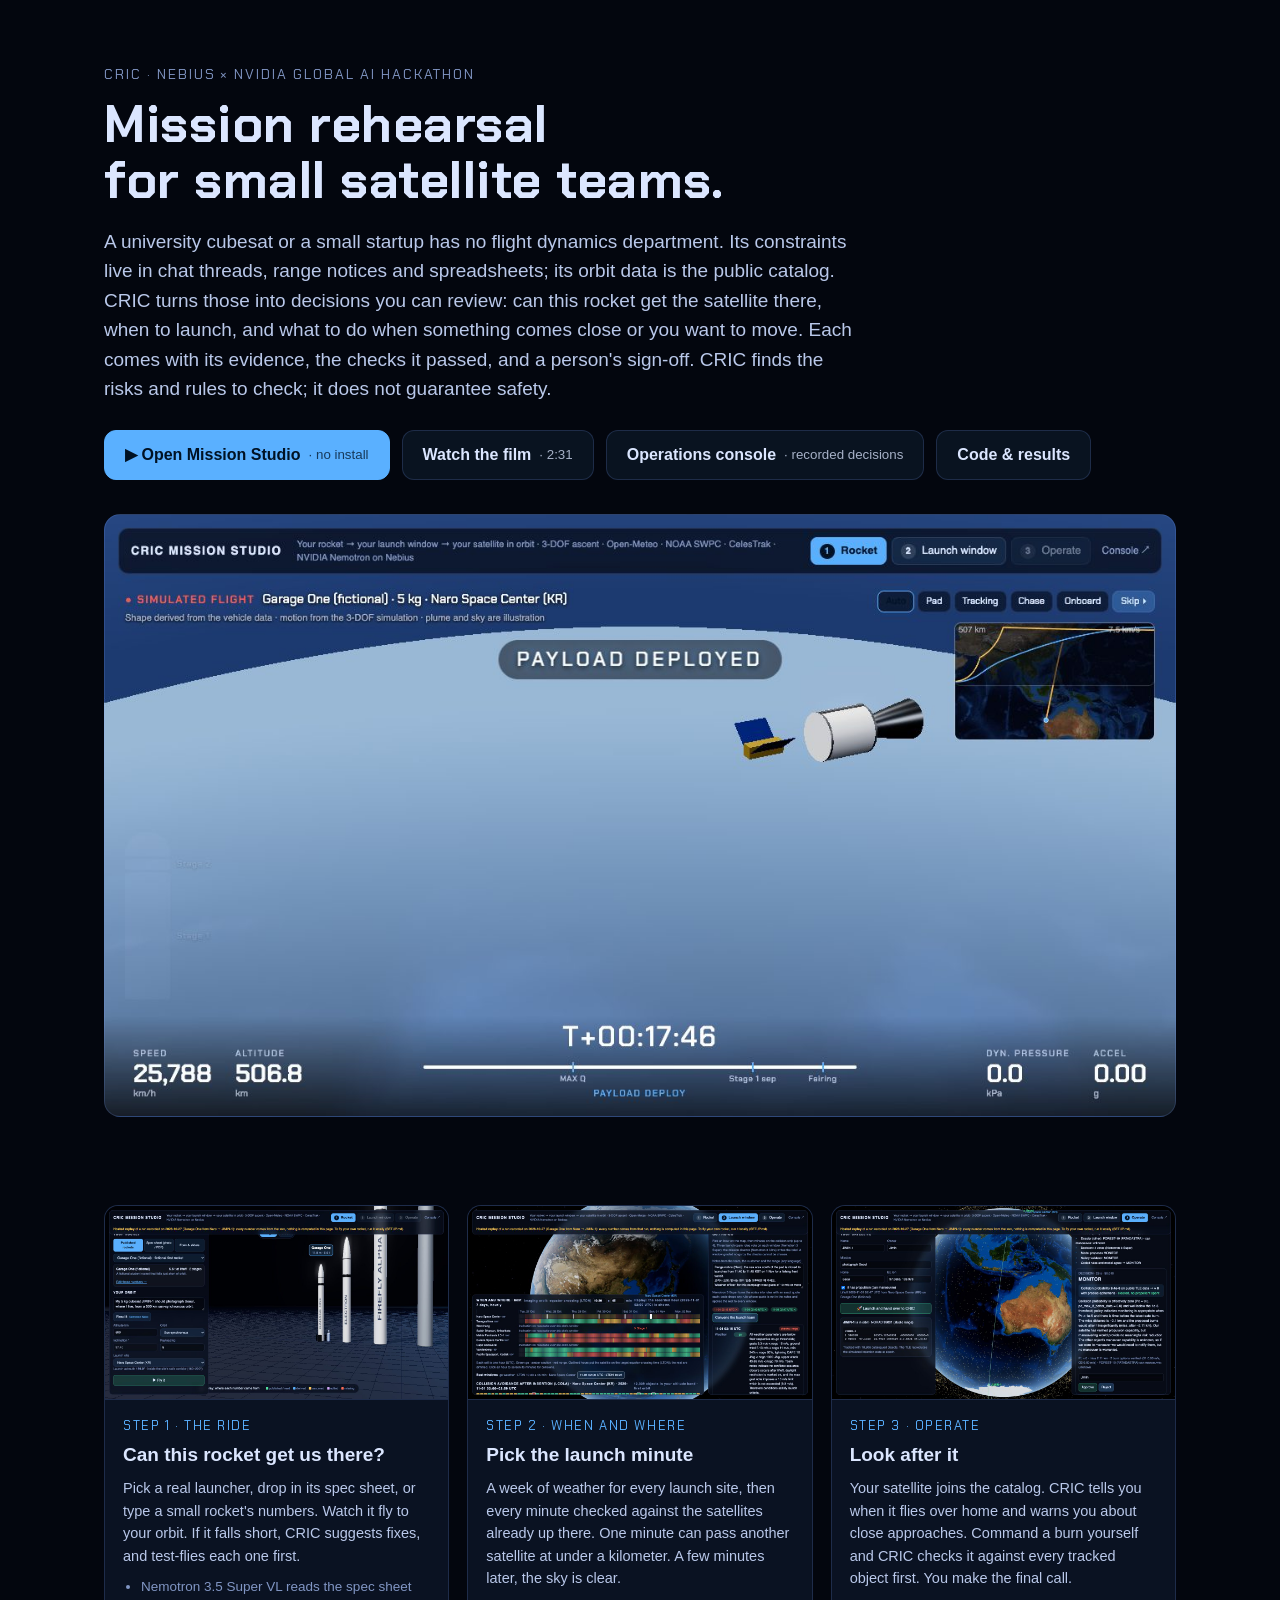
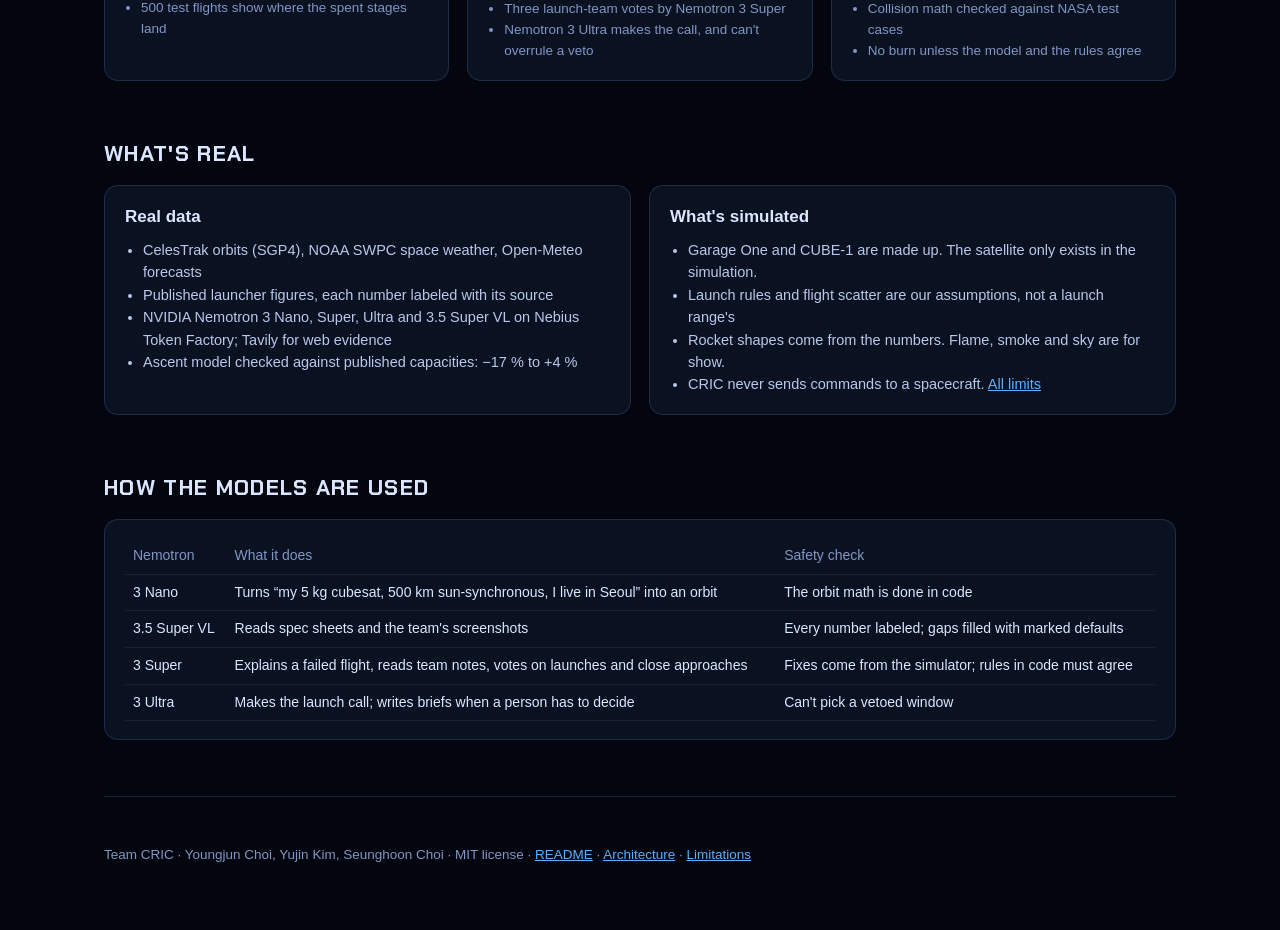
<file: index.html>
<!doctype html>
<html lang="en">
<head>
<meta charset="utf-8">
<meta name="viewport" content="width=device-width, initial-scale=1">
<title>CRIC · Mission rehearsal for small satellite teams</title>
<meta name="description" content="Mission rehearsal for small satellite teams: scattered notes and public orbit data become decisions you can review. NVIDIA Nemotron on Nebius.">
<link rel="stylesheet" href="https://fonts.googleapis.com/css2?family=Chakra+Petch:wght@500;600&display=swap">
<style>
  :root { --bg:#03060e; --panel:#0a1222; --line:rgba(120,160,255,.18); --text:#dbe6ff; --dim:#8196c4; --accent:#5ab0ff; --ok:#4fe3a1; --mid:#ffc857; }
  * { box-sizing:border-box; }
  body { margin:0; background:var(--bg); color:var(--text); font:16px/1.55 -apple-system, "Segoe UI", Inter, sans-serif; }
  a { color:var(--accent); }
  .wrap { max-width:1120px; margin:0 auto; padding:0 24px; }
  header { padding:64px 0 32px; }
  .brand { font-family:'Chakra Petch', sans-serif; letter-spacing:.14em; color:var(--dim); font-size:14px; }
  h1 { font-family:'Chakra Petch', sans-serif; font-size:clamp(30px, 5vw, 52px); line-height:1.08; margin:10px 0 16px; letter-spacing:.01em; }
  .lead { font-size:clamp(16px, 2vw, 19px); color:#b9c8ea; max-width:760px; }
  .cta { display:flex; gap:12px; flex-wrap:wrap; margin-top:26px; }
  .btn { display:inline-flex; align-items:center; gap:8px; padding:12px 20px; border-radius:12px; text-decoration:none; font-weight:600; border:1px solid var(--line); color:var(--text); background:rgba(90,176,255,.08); }
  .btn.primary { background:var(--accent); color:#001224; border-color:var(--accent); }
  .btn small { font-weight:400; opacity:.75; }
  .hero { margin-top:34px; border-radius:16px; overflow:hidden; border:1px solid var(--line); aspect-ratio:16/9; background:#000 center/cover; }
  .steps { display:grid; grid-template-columns:repeat(3, 1fr); gap:18px; margin:56px 0 24px; }
  .step { background:var(--panel); border:1px solid var(--line); border-radius:14px; overflow:hidden; display:flex; flex-direction:column; }
  .step img { width:100%; aspect-ratio:16/9; object-fit:cover; display:block; border-bottom:1px solid var(--line); }
  .step .b { padding:16px 18px 18px; }
  .step .n { font-family:'Chakra Petch', sans-serif; color:var(--accent); font-size:13px; letter-spacing:.12em; }
  .step h3 { margin:4px 0 8px; font-size:19px; }
  .step p { margin:0; color:#b9c8ea; font-size:14.5px; }
  .step ul { margin:10px 0 0; padding-left:18px; color:var(--dim); font-size:13.5px; }
  h2 { font-family:'Chakra Petch', sans-serif; letter-spacing:.06em; font-size:22px; margin:56px 0 14px; }
  .split { display:grid; grid-template-columns:1fr 1fr; gap:18px; }
  .card { background:var(--panel); border:1px solid var(--line); border-radius:14px; padding:18px 20px; }
  .card h3 { margin:0 0 8px; font-size:17px; }
  .card p, .card li { color:#b9c8ea; font-size:14.5px; }
  .card ul { margin:6px 0 0; padding-left:18px; }
  table { width:100%; border-collapse:collapse; font-size:14px; }
  td, th { text-align:left; padding:7px 8px; border-bottom:1px solid rgba(255,255,255,.07); vertical-align:top; }
  th { color:var(--dim); font-weight:500; }
  .tag { display:inline-block; font-size:11.5px; padding:1px 8px; border-radius:99px; background:rgba(79,227,161,.15); color:var(--ok); }
  footer { color:var(--dim); font-size:13.5px; padding:48px 0 64px; border-top:1px solid var(--line); margin-top:56px; }
  @media (max-width: 860px) { .steps, .split { grid-template-columns:1fr; } header { padding-top:36px; } }
</style>
</head>
<body>
<div class="wrap">
<header>
  <div class="brand">CRIC · NEBIUS × NVIDIA GLOBAL AI HACKATHON</div>
  <h1>Mission rehearsal<br>for small satellite teams.</h1>
  <p class="lead">A university cubesat or a small startup has no flight dynamics department. Its constraints live in
    chat threads, range notices and spreadsheets; its orbit data is the public catalog. CRIC turns those into decisions
    you can review: can this rocket get the satellite there, when to launch, and what to do when something comes close
    or you want to move. Each comes with its evidence, the checks it passed, and a person's sign-off. CRIC finds the
    risks and rules to check; it does not guarantee safety.</p>
  <div class="cta">
    <a class="btn primary" href="web/studio.html">▶ Open Mission Studio <small>· no install</small></a>
    <a class="btn" href="https://youtu.be/0iWYRakiegE">Watch the film <small>· 2:31</small></a>
    <a class="btn" href="web/">Operations console <small>· recorded decisions</small></a>
    <a class="btn" href="https://github.com/youngjun-choi-kr/cric">Code &amp; results</a>
  </div>
  <div class="hero" style="background-image:url(web/launch/img/deploy.jpg)"></div>
</header>

<section class="steps">
  <div class="step"><img src="web/launch/img/hangar.jpg" alt="Hangar with rockets at true scale">
    <div class="b"><div class="n">STEP 1 · THE RIDE</div><h3>Can this rocket get us there?</h3>
      <p>Pick a real launcher, drop in its spec sheet, or type a small rocket's numbers. Watch it fly to your orbit.
        If it falls short, CRIC suggests fixes, and test-flies each one first.</p>
      <ul><li>Nemotron 3.5 Super VL reads the spec sheet</li>
        <li>500 test flights show where the spent stages land</li></ul></div></div>
  <div class="step"><img src="web/launch/img/window.jpg" alt="Launch window heatmap and collision strip">
    <div class="b"><div class="n">STEP 2 · WHEN AND WHERE</div><h3>Pick the launch minute</h3>
      <p>A week of weather for every launch site, then every minute checked against the satellites already up there.
        One minute can pass another satellite at under a kilometer. A few minutes later, the sky is clear.</p>
      <ul><li>Three launch-team votes by Nemotron 3 Super</li>
        <li>Nemotron 3 Ultra makes the call, and can't overrule a veto</li></ul></div></div>
  <div class="step"><img src="web/launch/img/ops.jpg" alt="Operations: passes and a close approach decision">
    <div class="b"><div class="n">STEP 3 · OPERATE</div><h3>Look after it</h3>
      <p>Your satellite joins the catalog. CRIC tells you when it flies over home and warns you about close approaches.
        Command a burn yourself and CRIC checks it against every tracked object first. You make the final call.</p>
      <ul><li>Collision math checked against NASA test cases</li>
        <li>No burn unless the model and the rules agree</li></ul></div></div>
</section>

<h2>WHAT'S REAL</h2>
<div class="split">
  <div class="card"><h3>Real data</h3><ul>
    <li>CelesTrak orbits (SGP4), NOAA SWPC space weather, Open-Meteo forecasts</li>
    <li>Published launcher figures, each number labeled with its source</li>
    <li>NVIDIA Nemotron 3 Nano, Super, Ultra and 3.5 Super VL on Nebius Token Factory; Tavily for web evidence</li>
    <li>Ascent model checked against published capacities: −17 % to +4 %</li></ul></div>
  <div class="card"><h3>What's simulated</h3><ul>
    <li>Garage One and CUBE-1 are made up. The satellite only exists in the simulation.</li>
    <li>Launch rules and flight scatter are our assumptions, not a launch range's</li>
    <li>Rocket shapes come from the numbers. Flame, smoke and sky are for show.</li>
    <li>CRIC never sends commands to a spacecraft. <a href="LIMITATIONS.md">All limits</a></li></ul></div>
</div>

<h2>HOW THE MODELS ARE USED</h2>
<div class="card"><table>
  <tr><th>Nemotron</th><th>What it does</th><th>Safety check</th></tr>
  <tr><td>3 Nano</td><td>Turns “my 5 kg cubesat, 500 km sun-synchronous, I live in Seoul” into an orbit</td><td>The orbit math is done in code</td></tr>
  <tr><td>3.5 Super VL</td><td>Reads spec sheets and the team's screenshots</td><td>Every number labeled; gaps filled with marked defaults</td></tr>
  <tr><td>3 Super</td><td>Explains a failed flight, reads team notes, votes on launches and close approaches</td><td>Fixes come from the simulator; rules in code must agree</td></tr>
  <tr><td>3 Ultra</td><td>Makes the launch call; writes briefs when a person has to decide</td><td>Can't pick a vetoed window</td></tr>
</table></div>

<footer>
  Team CRIC · Youngjun Choi, Yujin Kim, Seunghoon Choi · MIT license ·
  <a href="README.md">README</a> · <a href="ARCHITECTURE.md">Architecture</a> · <a href="LIMITATIONS.md">Limitations</a>
</footer>
</div>
</body>
</html>
</file>
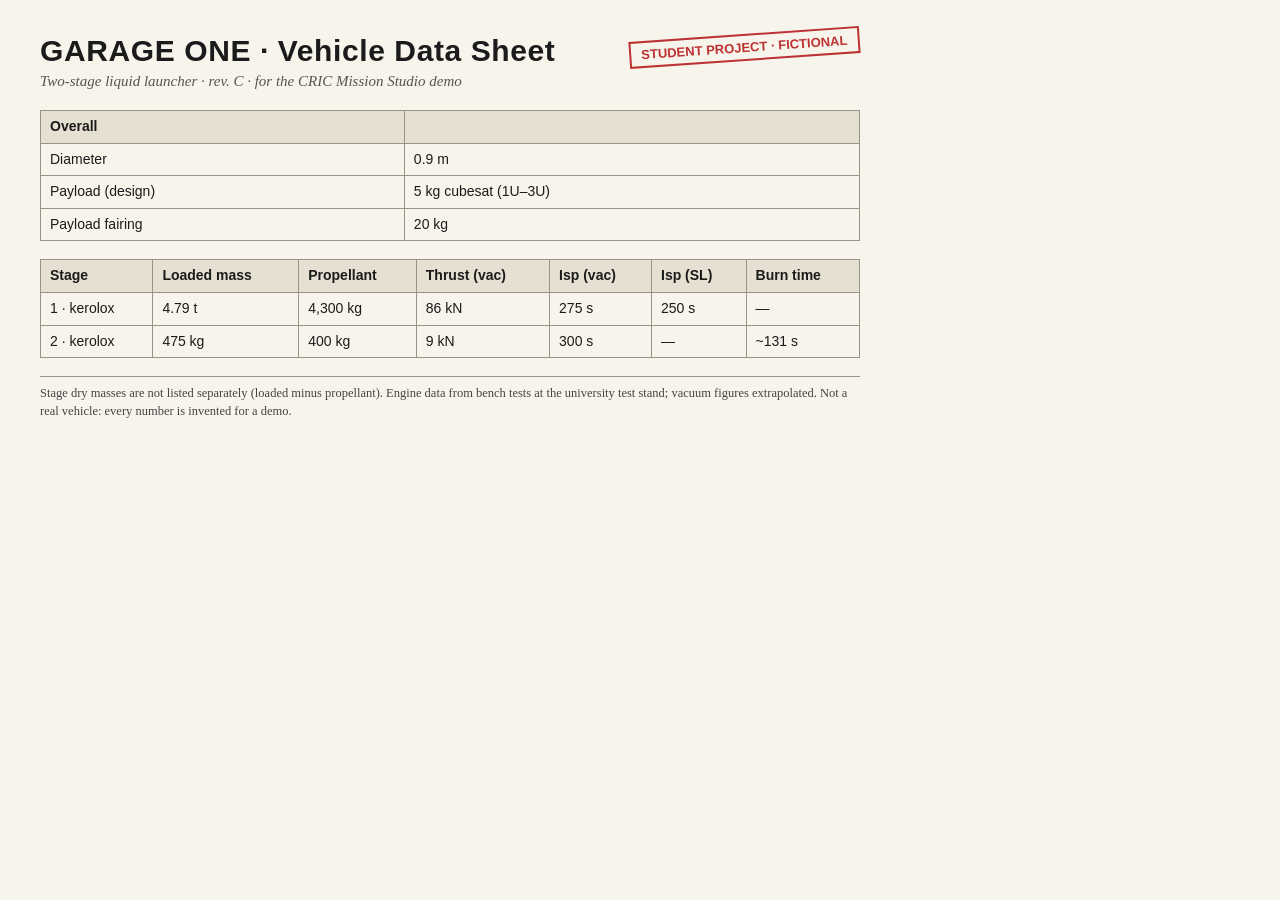
<file: fixtures/launch/garage_one_spec.html>
<!doctype html>
<html><head><meta charset="utf-8"><style>
body { margin:0; width:900px; font:15px/1.4 Georgia, serif; color:#1b1b1b; background:#f7f4ec; }
.sheet { padding:34px 40px; }
h1 { font:700 30px/1.1 Helvetica, Arial, sans-serif; margin:0; letter-spacing:.02em; }
.sub { color:#555; margin:4px 0 18px; font-style:italic; }
table { border-collapse:collapse; width:100%; margin:10px 0 18px; font-family:Helvetica, Arial, sans-serif; font-size:14px; }
th, td { border:1px solid #9a9488; padding:6px 9px; text-align:left; }
th { background:#e6e0d2; }
.note { font-size:12.5px; color:#444; border-top:1px solid #9a9488; padding-top:8px; }
.stamp { float:right; border:2px solid #b33; color:#b33; padding:4px 10px; font:700 13px Helvetica; transform:rotate(-4deg); }
</style></head><body><div class="sheet">
<div class="stamp">STUDENT PROJECT · FICTIONAL</div>
<h1>GARAGE ONE · Vehicle Data Sheet</h1>
<div class="sub">Two-stage liquid launcher · rev. C · for the CRIC Mission Studio demo</div>
<table>
<tr><th>Overall</th><th></th></tr>
<tr><td>Diameter</td><td>0.9 m</td></tr>
<tr><td>Payload (design)</td><td>5 kg cubesat (1U–3U)</td></tr>
<tr><td>Payload fairing</td><td>20 kg</td></tr>
</table>
<table>
<tr><th>Stage</th><th>Loaded mass</th><th>Propellant</th><th>Thrust (vac)</th><th>Isp (vac)</th><th>Isp (SL)</th><th>Burn time</th></tr>
<tr><td>1 · kerolox</td><td>4.79 t</td><td>4,300 kg</td><td>86 kN</td><td>275 s</td><td>250 s</td><td>—</td></tr>
<tr><td>2 · kerolox</td><td>475 kg</td><td>400 kg</td><td>9 kN</td><td>300 s</td><td>—</td><td>~131 s</td></tr>
</table>
<div class="note">Stage dry masses are not listed separately (loaded minus propellant). Engine data from bench tests at the
university test stand; vacuum figures extrapolated. Not a real vehicle: every number is invented for a demo.</div>
</div></body></html>
</file>
